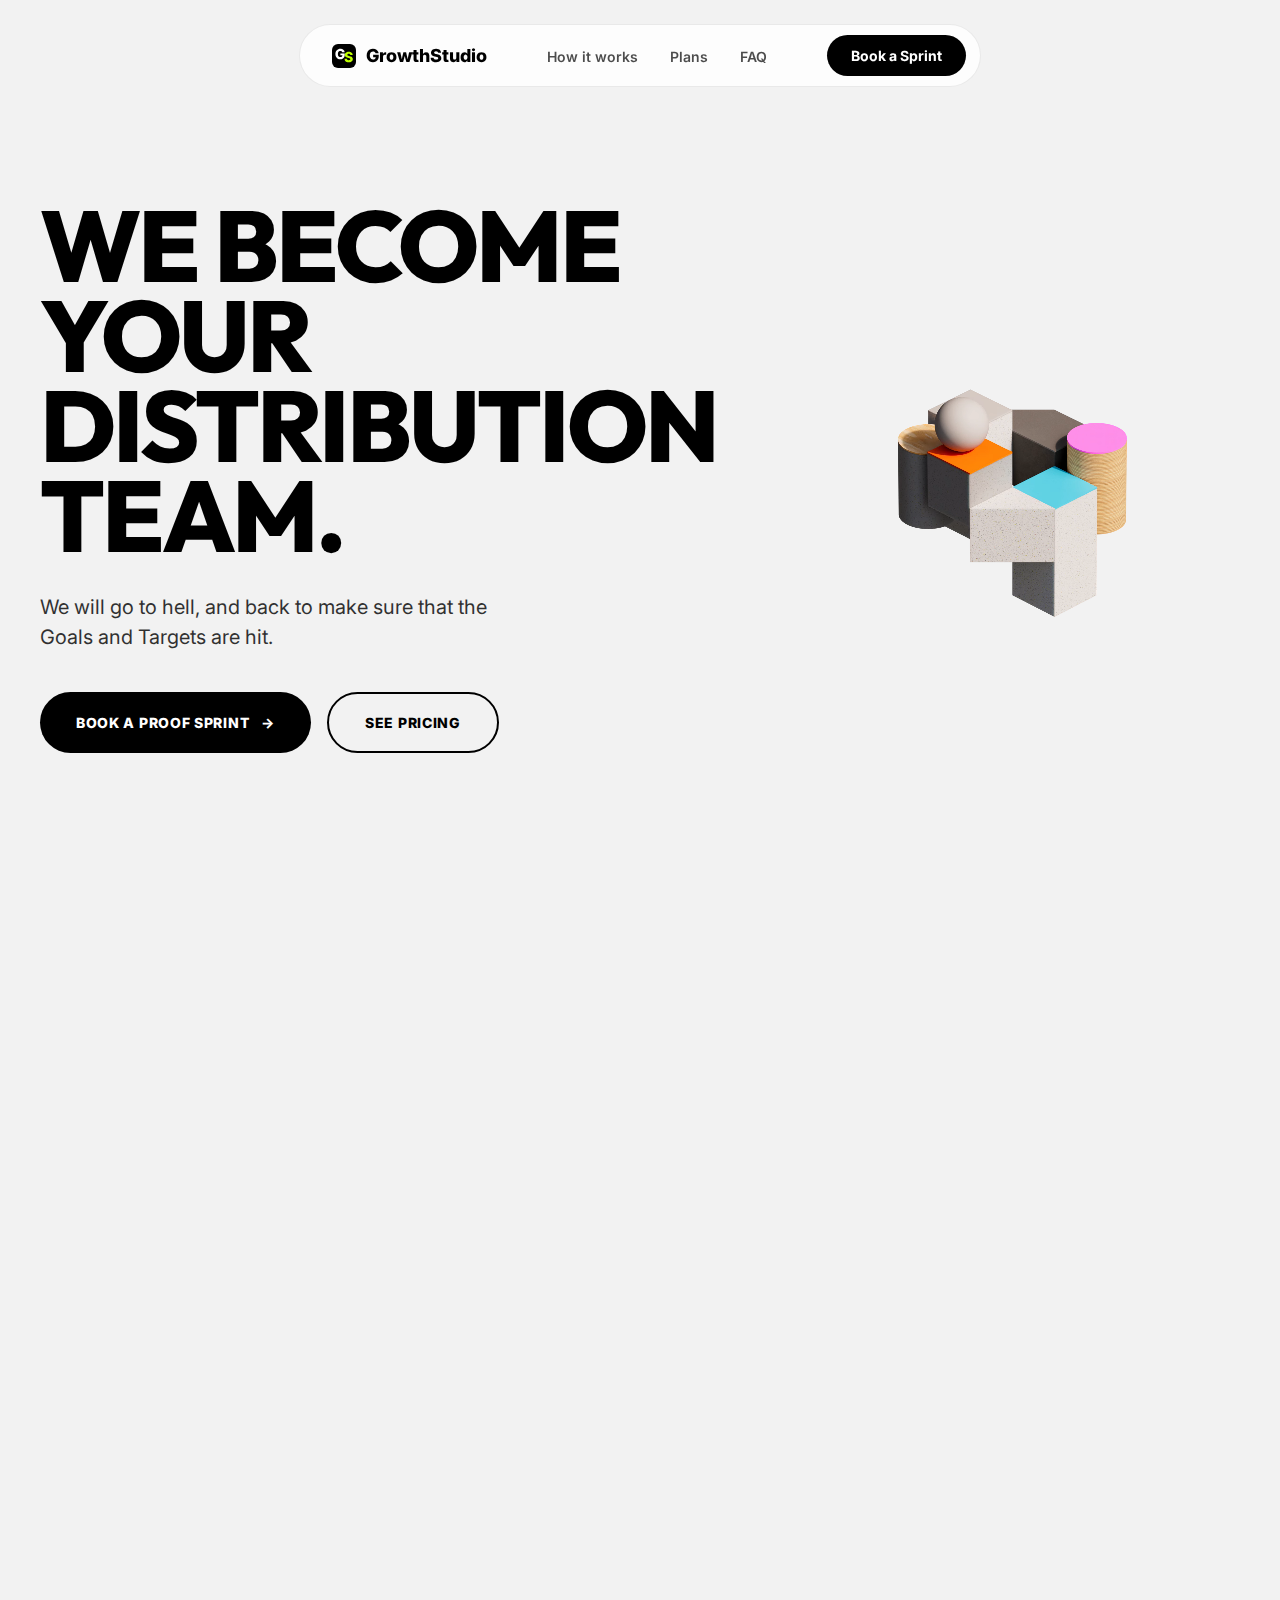
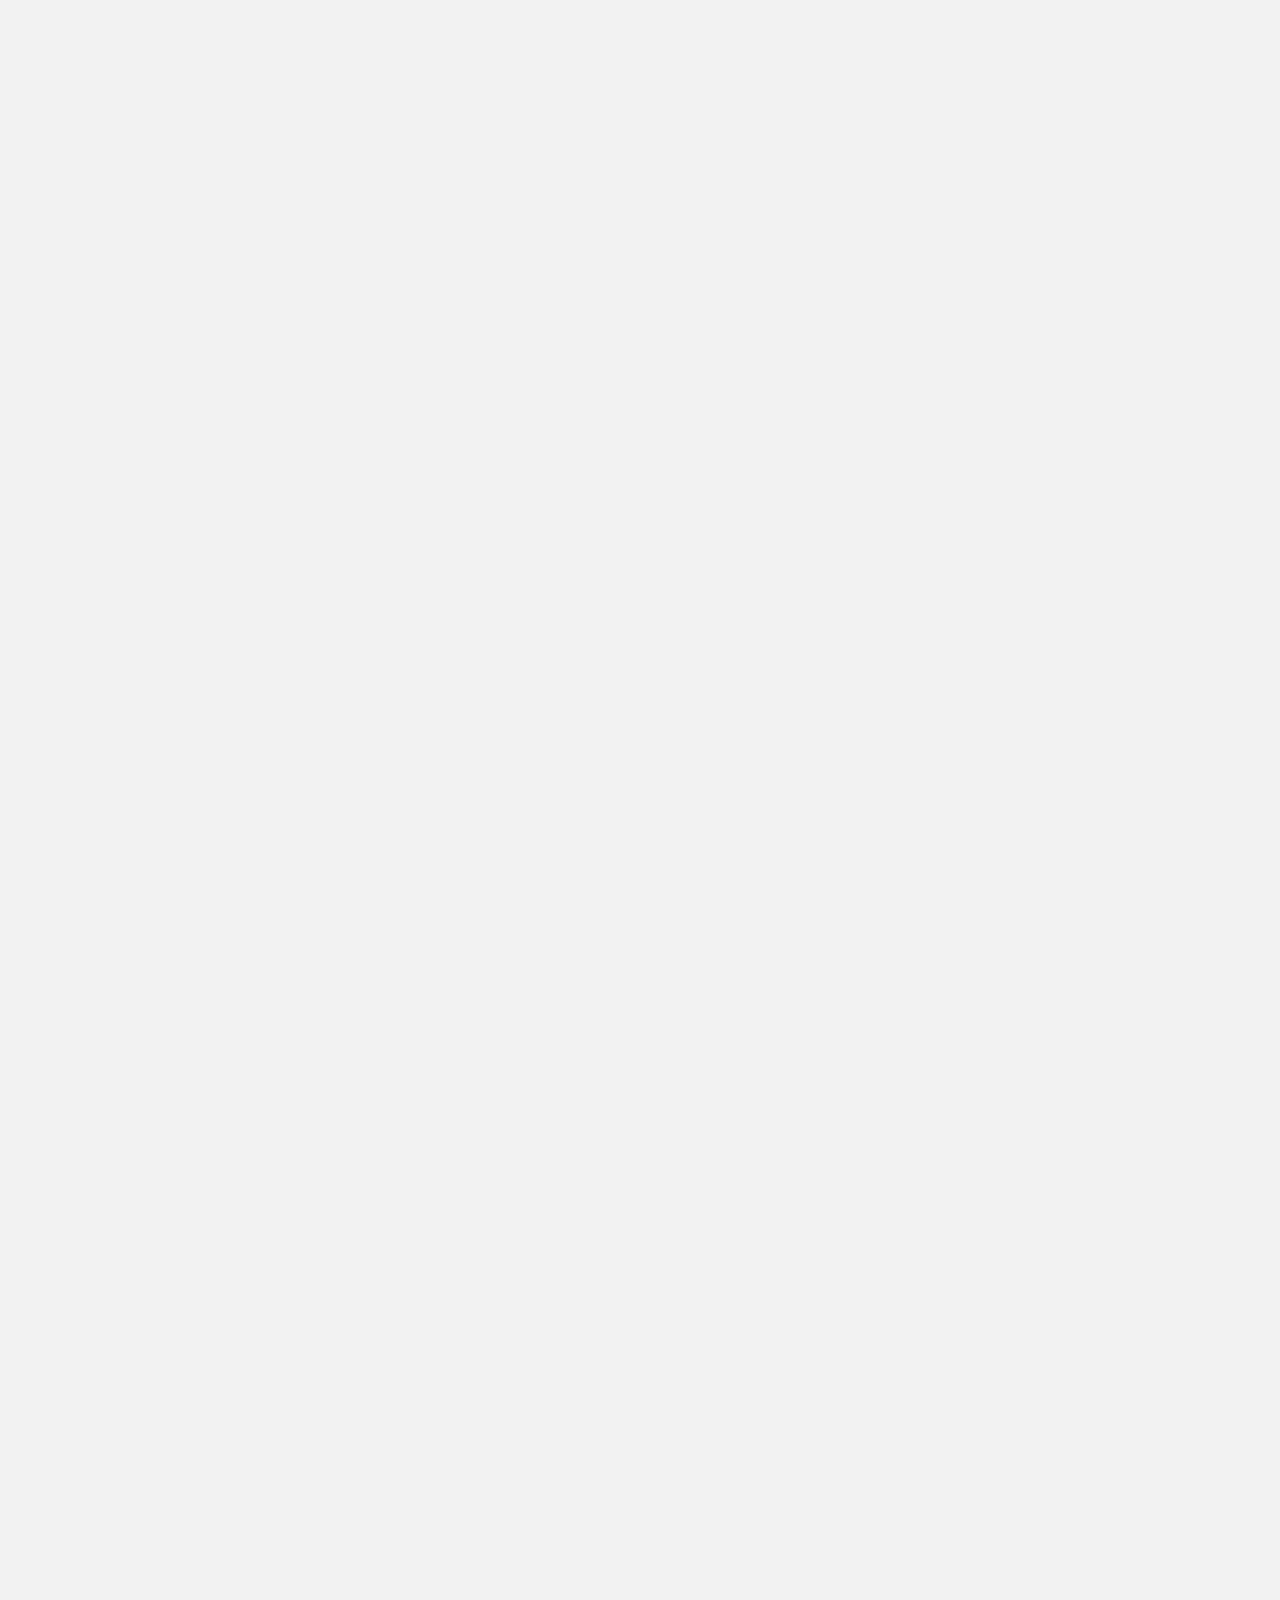
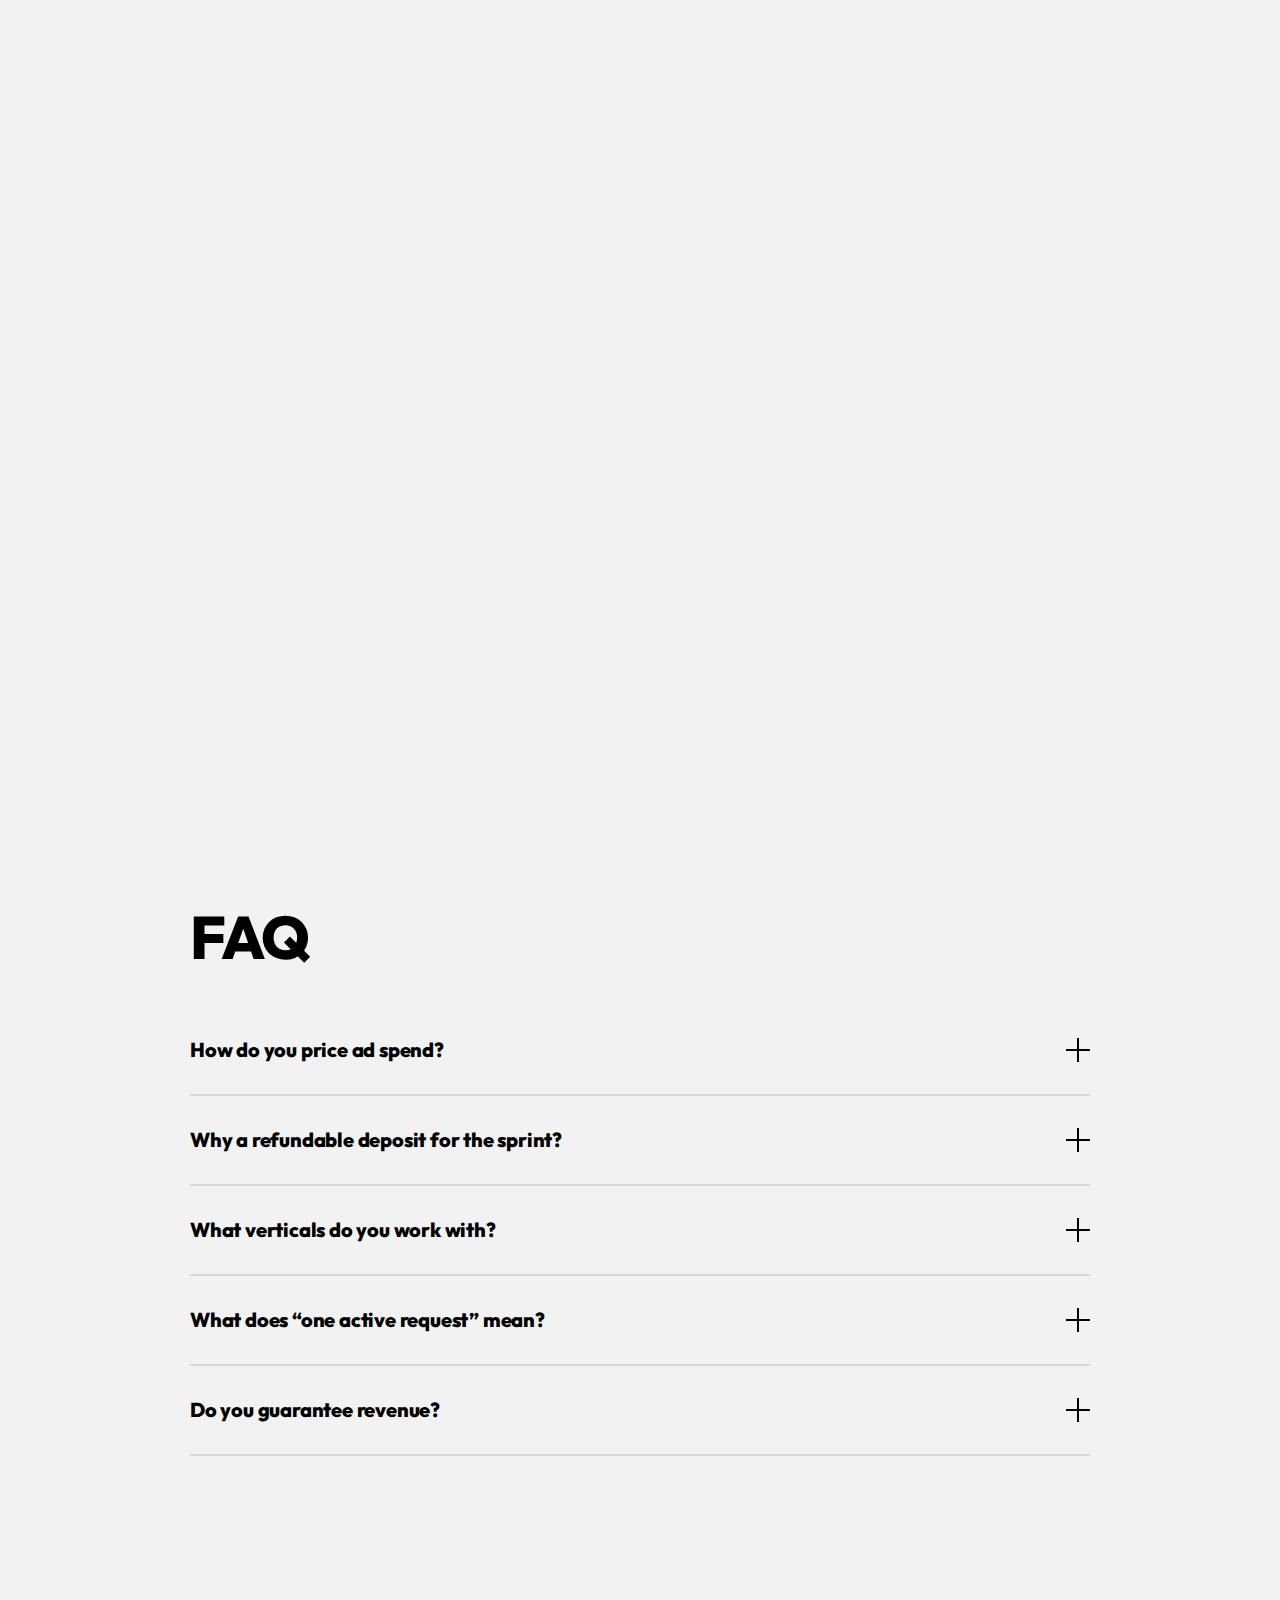
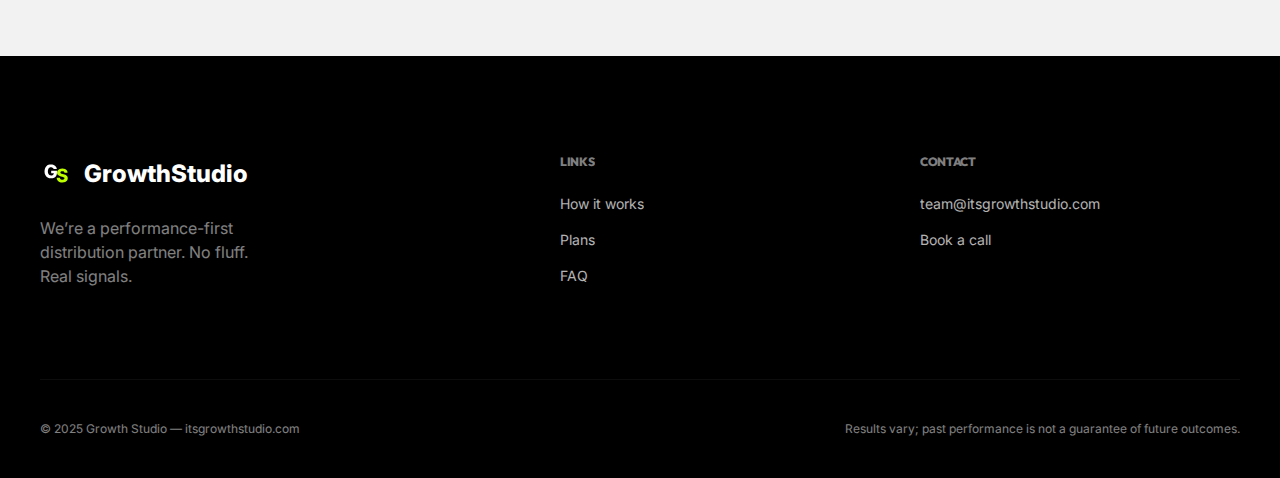
<file: index.html>
<!DOCTYPE html>
<html lang="en">

<head>
    <meta charset="UTF-8">
    <meta name="viewport" content="width=device-width, initial-scale=1.0">
    <title>Growth Studio — We run your distribution. Proof in 14 days.</title>
    <meta name="description"
        content="We act as your startup’s distribution team — paid + organic acquisition, reporting, affiliates, and CRO. Two-week proof sprints, predictable retainers, and enterprise pilots. No fluff. Real signals.">

    <!-- Fonts -->
    <link rel="preconnect" href="https://fonts.googleapis.com">
    <link rel="preconnect" href="https://fonts.gstatic.com" crossorigin>
    <link href="https://fonts.googleapis.com/css2?family=Inter:wght@400;600;700&family=Outfit:wght@800&display=swap"
        rel="stylesheet">

    <!-- Styles -->
    <link rel="stylesheet" href="style.css">
    <link rel="icon" type="image/svg+xml" href="logo.svg">
    <script defer src="https://data.flightlabs.agency/trackify.js" data-site-id="itsgrowthstudio-com-jsypm"></script>
    <script>
        !function (t, e) { var o, n, p, r; e.__SV || (window.posthog && window.posthog.__loaded) || (window.posthog = e, e._i = [], e.init = function (i, s, a) { function g(t, e) { var o = e.split("."); 2 == o.length && (t = t[o[0]], e = o[1]), t[e] = function () { t.push([e].concat(Array.prototype.slice.call(arguments, 0))) } } (p = t.createElement("script")).type = "text/javascript", p.crossOrigin = "anonymous", p.async = !0, p.src = s.api_host.replace(".i.posthog.com", "-assets.i.posthog.com") + "/static/array.js", (r = t.getElementsByTagName("script")[0]).parentNode.insertBefore(p, r); var u = e; for (void 0 !== a ? u = e[a] = [] : a = "posthog", u.people = u.people || [], u.toString = function (t) { var e = "posthog"; return "posthog" !== a && (e += "." + a), t || (e += " (stub)"), e }, u.people.toString = function () { return u.toString(1) + ".people (stub)" }, o = "init Xr es pi Zr rs Kr Qr capture Ni calculateEventProperties os register register_once register_for_session unregister unregister_for_session ds getFeatureFlag getFeatureFlagPayload isFeatureEnabled reloadFeatureFlags updateEarlyAccessFeatureEnrollment getEarlyAccessFeatures on onFeatureFlags onSurveysLoaded onSessionId getSurveys getActiveMatchingSurveys renderSurvey displaySurvey cancelPendingSurvey canRenderSurvey canRenderSurveyAsync identify setPersonProperties group resetGroups setPersonPropertiesForFlags resetPersonPropertiesForFlags setGroupPropertiesForFlags resetGroupPropertiesForFlags reset get_distinct_id getGroups get_session_id get_session_replay_url alias set_config startSessionRecording stopSessionRecording sessionRecordingStarted captureException startExceptionAutocapture stopExceptionAutocapture loadToolbar get_property getSessionProperty us ns createPersonProfile hs Vr vs opt_in_capturing opt_out_capturing has_opted_in_capturing has_opted_out_capturing get_explicit_consent_status is_capturing clear_opt_in_out_capturing ss debug O ls getPageViewId captureTraceFeedback captureTraceMetric qr".split(" "), n = 0; n < o.length; n++)g(u, o[n]); e._i.push([i, s, a]) }, e.__SV = 1) }(document, window.posthog || []);
        posthog.init('phc_HFWQKq0tLchbYn7ay4R6dyy9ll9Kd5gYnuNGC5A982I', {
            api_host: 'https://us.i.posthog.com',
            person_profiles: 'identified_only', // or 'always' to create profiles for anonymous users as well
        })
    </script>
</head>

<body>
    <header class="navbar">
        <a href="index.html" class="logo">
            <img src="logo.svg" alt="GrowthStudio Logo">
            GrowthStudio
        </a>
        <nav class="nav-container">
            <ul class="nav-links">
                <li><a href="#how-it-works">How it works</a></li>
                <li><a href="#pricing">Plans</a></li>
                <li><a href="#faq">FAQ</a></li>
            </ul>
            <a href="https://cal.com/growthstudio/discoverycall" class="btn btn-primary nav-mobile-cta">Book a
                Sprint</a>
        </nav>
        <div class="nav-actions">
            <a href="https://cal.com/growthstudio/discoverycall" class="btn-nav nav-desktop-cta">Book a Sprint</a>
            <button class="mobile-toggle" aria-label="Toggle Menu">
                <span></span>
                <span></span>
            </button>
        </div>
    </header>

    <main>
        <!-- Hero Section -->
        <section class="hero">
            <div class="container">
                <div class="hero-grid">
                    <div class="hero-content">
                        <h1><span>WE BECOME YOUR</span>
                            <span>DISTRIBUTION TEAM.</span>
                        </h1>
                        <p class="subhead">We will go to hell, and back to make sure that the Goals and Targets are hit.
                        </p>
                        <div class="hero-btns">
                            <a href="https://cal.com/growthstudio/discoverycall" class="btn btn-primary">Book a proof
                                sprint <span class="btn-icon">→</span></a>
                            <a href="#pricing" class="btn btn-outline">See pricing</a>
                        </div>
                    </div>
                    <div class="hero-visual">
                        <video autoplay muted loop playsinline class="hero-video">
                            <source src="professional_services-loop.webm" type="video/webm">
                            Your browser does not support the video tag.
                        </video>
                    </div>
                </div>
            </div>
        </section>

        <!-- Why We're Different (Dark Section) -->
        <section class="dark-section" id="why-us">
            <div class="container">
                <h2>Why we’re different</h2>
                <div class="grid-3">
                    <div class="card-dayos">
                        <h3>Outcomes</h3>
                        <p>We sell outcomes, not dashboards. We show signals you can act on in 14 days.</p>
                    </div>
                    <div class="card-dayos">
                        <h3>Focus</h3>
                        <p>We don’t pretend every channel fits — we pick the highest-probability path and test
                            ruthlessly.</p>
                    </div>
                    <div class="card-dayos">
                        <h3>Speed</h3>
                        <p>We standardize delivery with SOPs so work is fast, repeatable, and measurable.</p>
                    </div>
                </div>
            </div>
            <!-- Pricing Section -->
            <section class="section-padding" id="pricing">
                <div class="container">
                    <div style="text-align: center; margin-bottom: 80px;">
                        <h2 class="section-title" style="margin-bottom: 24px;">We don’t sell services. We sell Outcomes.
                        </h2>
                        <p style="max-width: 700px; margin: 0 auto; font-size: 20px; opacity: 0.7;">Stop hiring
                            specialized
                            agencies that point fingers when things go wrong. We own your entire distribution engine. If
                            the
                            numbers don't move, we don't sleep.</p>
                    </div>

                    <div class="grid-3">
                        <!-- Tier 1 -->
                        <div class="plan-card">
                            <div class="plan-header">
                                <h3>The Pilot</h3>
                                <div class="price">$2,450<span>/mo</span></div>
                                <p>Best for: Startups with a product but zero clear distribution.</p>
                            </div>
                            <div class="plan-body">
                                <p style="font-weight: 800; margin-bottom: 24px; color: black; font-size: 15px;">Goal:
                                    Finding
                                    your
                                    "First Scalable Channel"</p>
                                <ul>
                                    <li>Full Distribution Setup <span>Ads/Email/Content</span></li>
                                    <li>KPI Tracking <span>Real-time Dashboard</span></li>
                                    <li>Optimization <span>Weekly Sprints</span></li>
                                </ul>
                                <div class="guarantee-box">
                                    <strong>The 30-Day Pivot Guarantee</strong>
                                    <p>If we don't find a channel with a positive signal (CPC, Lead, or User) within the
                                        first 30 days, your second month is 50% off while we pivot the strategy at our
                                        own
                                        expense.</p>
                                </div>
                            </div>
                            <div class="plan-footer">
                                <a href="https://cal.com/growthstudio/discoverycall"
                                    class="btn btn-primary full-width">Select
                                    Pilot</a>
                            </div>
                        </div>

                        <!-- Tier 2 -->
                        <div class="plan-card featured">
                            <div class="plan-header">
                                <h3>The Engine</h3>
                                <div class="price">$4,950<span>/mo</span></div>
                                <p>Best for: Startups ready to scale a proven concept. Our flagship suite.</p>
                            </div>
                            <div class="plan-body">
                                <p style="font-weight: 800; margin-bottom: 24px; color: black; font-size: 15px;">Goal:
                                    Predictable User
                                    Acquisition & ROI</p>
                                <ul>
                                    <li>Everything in Tier 1 <span>Included</span></li>
                                    <li>Full-stack execution <span>End-to-end</span></li>
                                    <li>Affiliate Mgmt <span>Included</span></li>
                                    <li>24/7 Slack <span>War Room Access</span></li>
                                </ul>
                                <div class="guarantee-box">
                                    <strong>The "Skin in the Game" Clause</strong>
                                    <p>After month 3, if we haven't hit our agreed-upon Growth Milestone, we drop our
                                        fee to
                                        $2,500 (at-cost) until the goal is achieved. We only win when you win.</p>
                                </div>
                            </div>
                            <div class="plan-footer">
                                <a href="https://cal.com/growthstudio/discoverycall"
                                    class="btn btn-primary full-width">Select
                                    Engine</a>
                            </div>
                        </div>

                        <!-- Tier 3 -->
                        <div class="plan-card">
                            <div class="plan-header">
                                <h3>The Monopoly</h3>
                                <div class="price">$8,500<span>/mo</span></div>
                                <p>Best for: Funded startups who want to dominate their niche.</p>
                            </div>
                            <div class="plan-body">
                                <p style="font-weight: 800; margin-bottom: 24px; color: black; font-size: 15px;">Goal:
                                    Aggressive
                                    Market Share & Brand Authority</p>
                                <ul>
                                    <li>Everything in Tier 2 <span>Included</span></li>
                                    <li>Content Repurposing <span>Founder Brand</span></li>
                                    <li>Double Bandwidth <span>2x Experiments</span></li>
                                    <li>Sales Automation <span>B2B Focus</span></li>
                                </ul>
                                <div class="guarantee-box">
                                    <strong>The "Check-Mating" Guarantee</strong>
                                    <p>We only take on one company per niche at this level. Once you're in, we refuse to
                                        work
                                        with your competitors. Total loyalty, total focus.</p>
                                </div>
                            </div>
                            <div class="plan-footer">
                                <a href="https://cal.com/growthstudio/discoverycall"
                                    class="btn btn-primary full-width">Select
                                    Monopoly</a>
                            </div>
                        </div>
                    </div>
                </div>
            </section>

            <!-- How It Works -->
            <div class="container section-padding" id="how-it-works">
                <h2 class="section-title">How it works</h2>
                <div class="grid-3">
                    <div class="step-card">
                        <video autoplay muted loop playsinline
                            style="width: 100%; height: auto; border-radius: 16px; margin-bottom: 32px;">
                            <source src="ai_solutions-loop.webm" type="video/webm">
                        </video>
                        <h3 class="step-title">The 14-Day Validation Blitz</h3>
                        <p class="step-desc">We don't just 'test'—we ship. Within 14 days, we identify your
                            highest-probability distribution channel, run live experiments, and deliver a battle-ready
                            roadmap with real data. No fluff, just proof of work.</p>
                    </div>
                    <div class="step-card">
                        <video autoplay muted loop playsinline
                            style="width: 100%; height: auto; border-radius: 16px; margin-bottom: 32px;">
                            <source src="x_as_a_service-loop.webm" type="video/webm">
                        </video>
                        <h3 class="step-title">Full-Stack Distribution Engine</h3>
                        <p class="step-desc">Once we find what works, we own it. We become your embedded growth team,
                            handling everything from creative and copy to technical tracking and ad management. You stop
                            managing 'tasks' and start managing outcomes.</p>
                    </div>
                    <div class="step-card">
                        <video autoplay muted loop playsinline
                            style="width: 100%; height: auto; border-radius: 16px; margin-bottom: 32px;">
                            <source src="professional_services-loop.webm" type="video/webm">
                        </video>
                        <h3 class="step-title">Compound Velocity & Dominance</h3>
                        <p class="step-desc">We double down on winning channels and build defensive moats around your
                            brand. Through paid pilots and affiliate ecosystems, we scale your user base aggressively
                            while ensuring your unit economics stay healthy.</p>
                    </div>
                </div>
            </div>
        </section>









        <!-- FAQ -->
        <section class="container-sm section-padding" id="faq">
            <h2 class="section-title">FAQ</h2>
            <div class="faq-list">
                <div class="faq-item">
                    <div class="faq-header">
                        <h3>How do you price ad spend?</h3>
                        <div class="faq-icon"></div>
                    </div>
                    <div class="faq-body">
                        <p>Ad spend is billed separately. We manage budgets and provide daily transparency; you fund
                            media. We can run small tests on our account if we agree on performance terms.</p>
                    </div>
                </div>
                <div class="faq-item">
                    <div class="faq-header">
                        <h3>Why a refundable deposit for the sprint?</h3>
                        <div class="faq-icon"></div>
                    </div>
                    <div class="faq-body">
                        <p>It filters flakes. The sprint is real work — we either offer a free slot in exchange for a
                            public case study or we take a refundable deposit that’s applied to the retainer if you
                            convert.</p>
                    </div>
                </div>
                <div class="faq-item">
                    <div class="faq-header">
                        <h3>What verticals do you work with?</h3>
                        <div class="faq-icon"></div>
                    </div>
                    <div class="faq-body">
                        <p>We start with the verticals where we can show early wins: DTC, creator tools & SaaS, fintech
                            for SMBs, and B2B SaaS. If you’re outside those, we’ll evaluate fit during intake.</p>
                    </div>
                </div>
                <div class="faq-item">
                    <div class="faq-header">
                        <h3>What does “one active request” mean?</h3>
                        <div class="faq-icon"></div>
                    </div>
                    <div class="faq-body">
                        <p>For Starter clients, only one active deliverable (ad/creative/landing task) is processed at a
                            time to keep turnaround fast and predictable.</p>
                    </div>
                </div>
                <div class="faq-item">
                    <div class="faq-header">
                        <h3>Do you guarantee revenue?</h3>
                        <div class="faq-icon"></div>
                    </div>
                    <div class="faq-body">
                        <p>No. We guarantee deliverables and clear signals (leads, tests, lift). Revenue is the result
                            of many factors — but we’ll structure performance pilots with measurable success metrics
                            when appropriate.</p>
                    </div>
                </div>
            </div>
        </section>


    </main>

    <footer>
        <div class="container">
            <div class="footer-grid">
                <div class="footer-brand">
                    <div class="footer-logo">
                        <img src="logo.svg" alt="GrowthStudio">
                        GrowthStudio
                    </div>
                    <p style="opacity: 0.5; max-width: 240px;">We’re a performance-first distribution partner. No fluff.
                        Real signals.</p>
                </div>
                <div class="footer-col">
                    <h4>LINKS</h4>
                    <ul>
                        <li><a href="#how-it-works">How it works</a></li>
                        <li><a href="#pricing">Plans</a></li>
                        <li><a href="#faq">FAQ</a></li>
                    </ul>
                </div>
                <div class="footer-col">
                    <h4>CONTACT</h4>
                    <ul>
                        <li><a href="mailto:team@itsgrowthstudio.com">team@itsgrowthstudio.com</a></li>
                        <li><a href="https://cal.com/growthstudio/discoverycall">Book a call</a></li>
                    </ul>
                </div>
            </div>
            <div class="footer-bottom">
                <p>&copy; 2025 Growth Studio — itsgrowthstudio.com</p>
                <p>Results vary; past performance is not a guarantee of future outcomes.</p>
            </div>
        </div>
    </footer>

    <script src="script.js"></script>
</body>

</html>
</file>
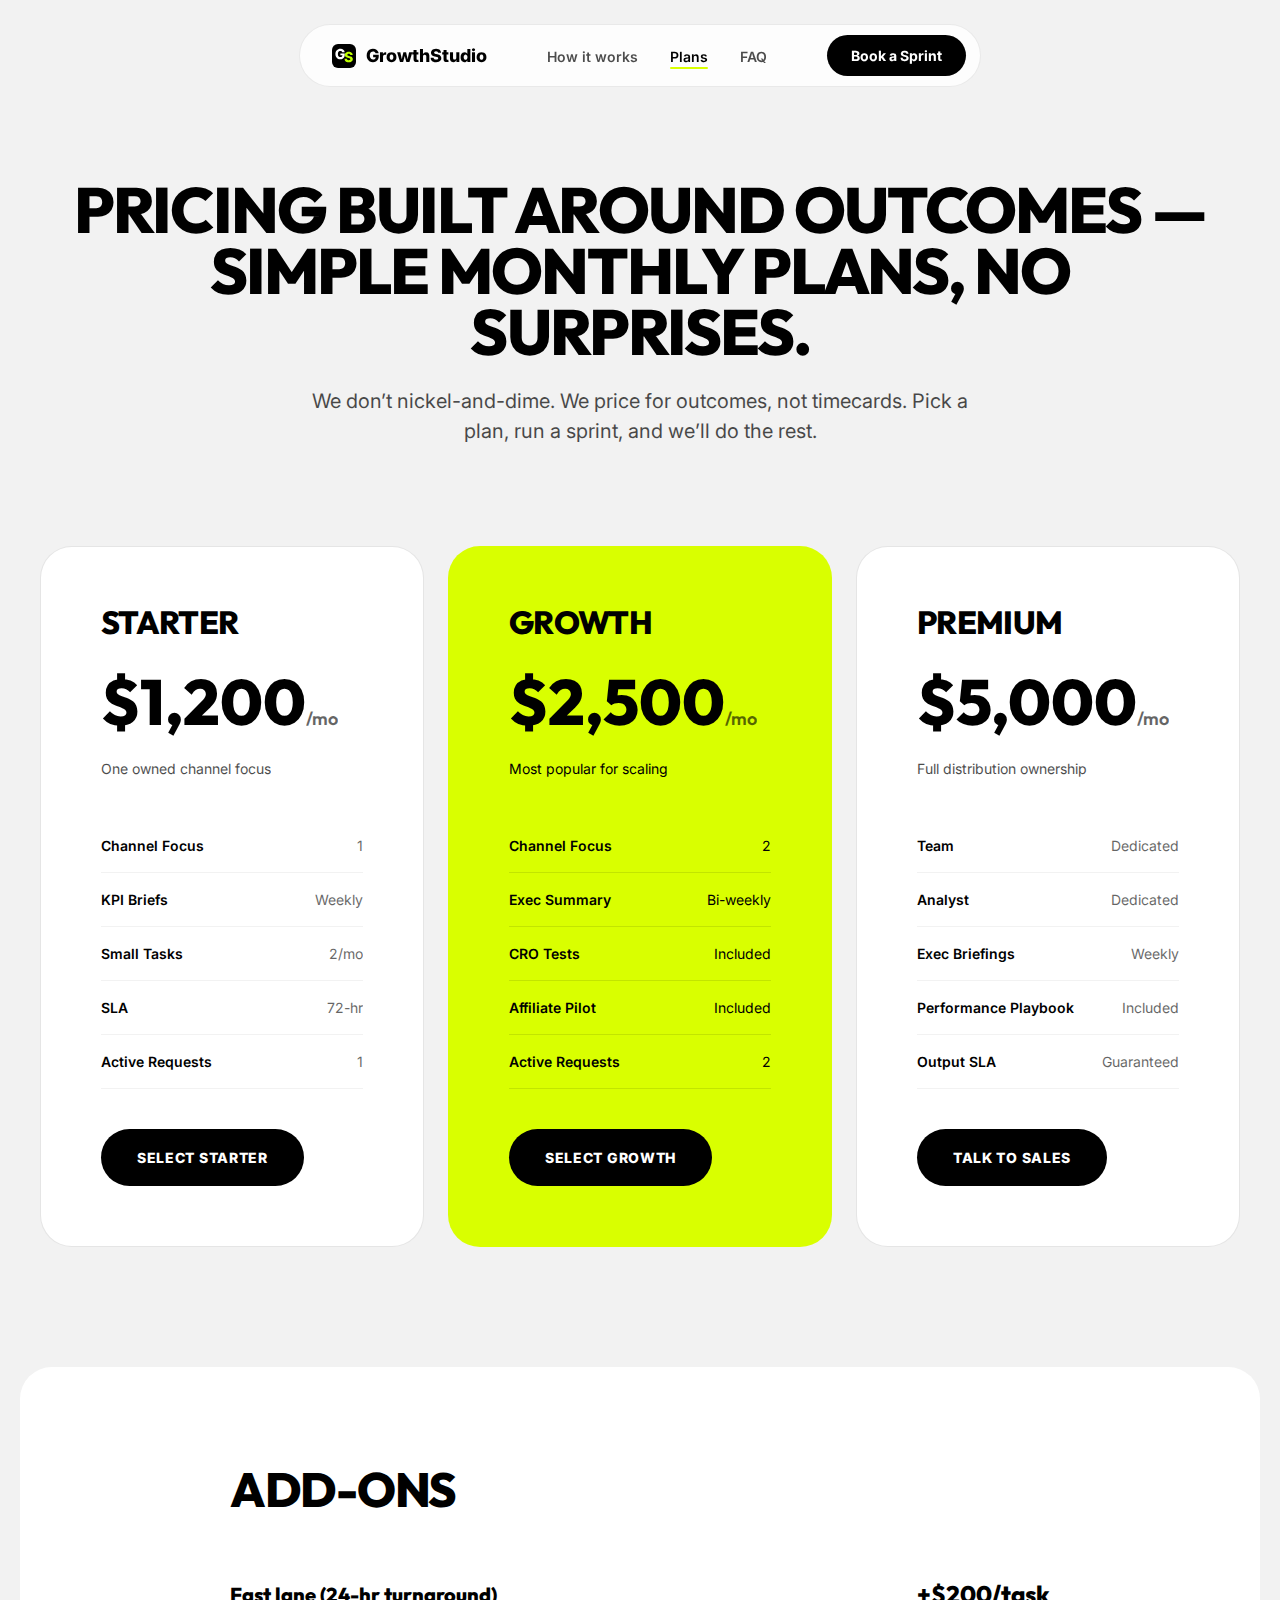
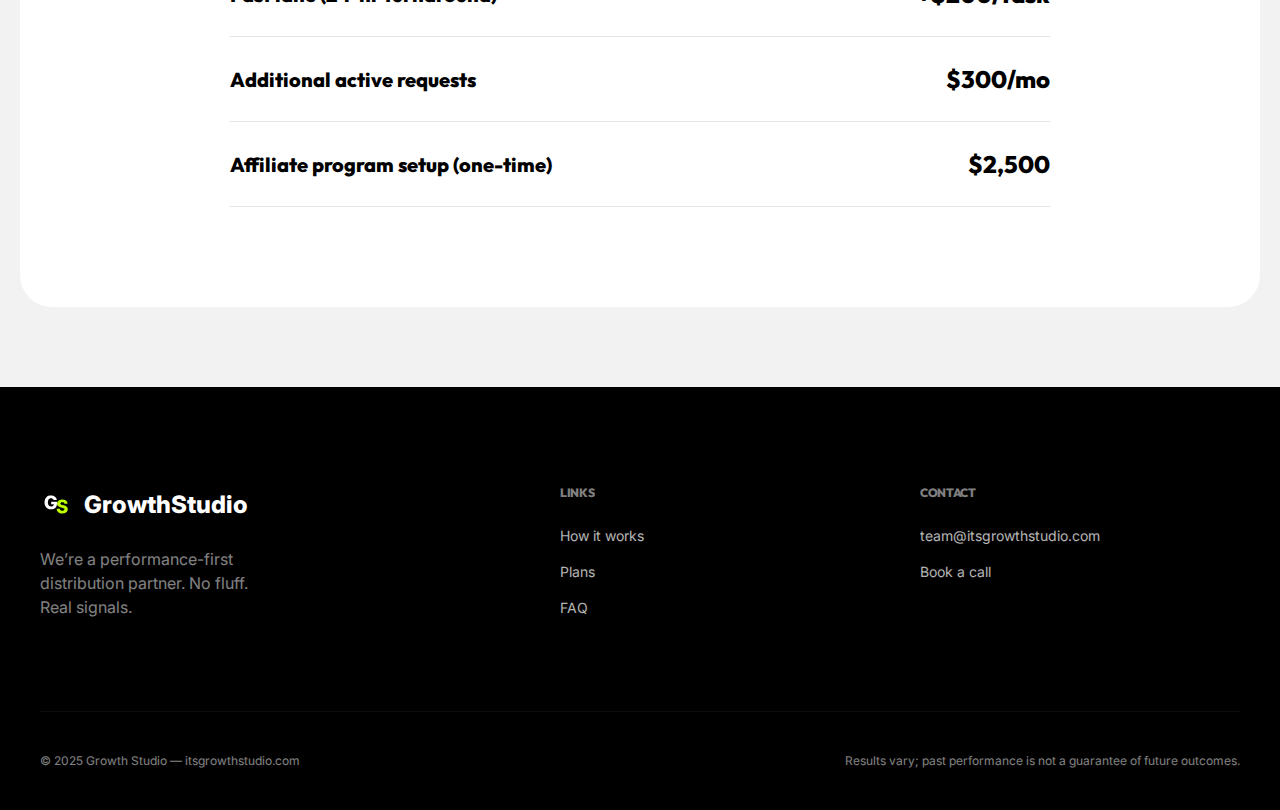
<file: pricing.html>
<!DOCTYPE html>
<html lang="en">

<head>
    <meta charset="UTF-8">
    <meta name="viewport" content="width=device-width, initial-scale=1.0">
    <title>Pricing — Growth Studio</title>
    <meta name="description"
        content="Pricing built around outcomes — simple monthly plans, no surprises. We don’t nickel-and-dime. We price for outcomes, not timecards.">

    <!-- Fonts -->
    <link rel="preconnect" href="https://fonts.googleapis.com">
    <link rel="preconnect" href="https://fonts.gstatic.com" crossorigin>
    <link href="https://fonts.googleapis.com/css2?family=Inter:wght@400;600;700&family=Outfit:wght@800&display=swap"
        rel="stylesheet">

    <!-- Styles -->
    <link rel="stylesheet" href="style.css">
    <link rel="icon" type="image/svg+xml" href="logo.svg">
    <script defer src="https://data.flightlabs.agency/trackify.js" data-site-id="itsgrowthstudio-com-jsypm"></script>
    <style>
        .pricing-hero {
            padding: 180px 0 100px;
            text-align: center;
        }

        .pricing-hero h1 {
            font-size: clamp(40px, 6vw, 64px);
            margin-bottom: 24px;
        }

        .pricing-hero .subhead {
            max-width: 700px;
            margin: 0 auto;
            font-size: 20px;
            opacity: 0.7;
        }

        .pricing-grid {
            margin-bottom: 120px;
        }

        .plan-card {
            background: white;
            border-radius: var(--radius-lg);
            padding: 60px;
            border: 1px solid var(--border);
            display: flex;
            flex-direction: column;
            transition: all 0.3s cubic-bezier(0.165, 0.84, 0.44, 1);
        }

        .plan-card:hover {
            transform: translateY(-8px);
            box-shadow: 0 40px 80px rgba(0, 0, 0, 0.05);
        }

        .plan-card.featured {
            background: var(--accent);
            border-color: transparent;
        }

        .plan-card.featured h3 {
            color: black;
        }

        .plan-card.featured .price {
            color: black;
        }

        .plan-header {
            margin-bottom: 40px;
        }

        .plan-header h3 {
            font-size: 32px;
            margin-bottom: 16px;
            color: var(--text-dark);
        }

        .price {
            font-size: 64px;
            font-family: 'Outfit';
            font-weight: 800;
            margin-bottom: 8px;
        }

        .price span {
            font-size: 18px;
            font-weight: 600;
            opacity: 0.6;
        }

        .plan-body {
            flex-grow: 1;
            margin-bottom: 40px;
        }

        .plan-body ul {
            list-style: none;
        }

        .plan-body ul li {
            padding: 16px 0;
            border-bottom: 1px solid rgba(0, 0, 0, 0.05);
            font-weight: 600;
            display: flex;
            justify-content: space-between;
        }

        .plan-body ul li span {
            opacity: 0.6;
            font-weight: 400;
        }

        .add-ons-section {
            padding: 100px 0;
            background: white;
            border-radius: var(--radius-lg);
            margin: 20px;
        }

        .add-on-item {
            display: flex;
            justify-content: space-between;
            align-items: center;
            padding: 24px 0;
            border-bottom: 1px solid var(--border);
        }

        .add-on-item h4 {
            font-size: 20px;
            text-transform: none;
            letter-spacing: 0;
        }

        .add-on-item .price-tag {
            font-family: 'Outfit';
            font-weight: 800;
            font-size: 24px;
        }
    </style>
</head>

<body>
    <header class="navbar">
        <a href="index.html" class="logo">
            <img src="logo.svg" alt="GrowthStudio Logo">
            GrowthStudio
        </a>
        <nav class="nav-container">
            <ul class="nav-links">
                <li><a href="index.html#how-it-works">How it works</a></li>
                <li><a href="pricing.html" class="active">Plans</a></li>
                <li><a href="index.html#faq">FAQ</a></li>
            </ul>
        </nav>
        <div class="nav-actions">
            <a href="https://cal.com/growthstudio/discoverycall" class="btn-nav">Book a Sprint</a>
            <button class="mobile-toggle" aria-label="Toggle Menu">
                <span></span>
                <span></span>
            </button>
        </div>
    </header>

    <main>
        <section class="pricing-hero">
            <div class="container">
                <h1>Pricing built around outcomes —<br>simple monthly plans, no surprises.</h1>
                <p class="subhead">We don’t nickel-and-dime. We price for outcomes, not timecards. Pick a plan, run a
                    sprint, and we’ll do the rest.</p>
            </div>
        </section>

        <section class="pricing-grid">
            <div class="container">
                <div class="grid-3">
                    <!-- Starter -->
                    <div class="plan-card">
                        <div class="plan-header">
                            <h3>Starter</h3>
                            <div class="price">$1,200<span>/mo</span></div>
                            <p>One owned channel focus</p>
                        </div>
                        <div class="plan-body">
                            <ul>
                                <li>Channel Focus <span>1</span></li>
                                <li>KPI Briefs <span>Weekly</span></li>
                                <li>Small Tasks <span>2/mo</span></li>
                                <li>SLA <span>72-hr</span></li>
                                <li>Active Requests <span>1</span></li>
                            </ul>
                        </div>
                        <div class="plan-footer">
                            <a href="https://cal.com/growthstudio/discoverycall" class="btn btn-primary block"
                                style="border-radius: 100px;">Select
                                Starter</a>
                        </div>
                    </div>

                    <!-- Growth -->
                    <div class="plan-card featured">
                        <div class="plan-header">
                            <h3>Growth</h3>
                            <div class="price">$2,500<span>/mo</span></div>
                            <p>Most popular for scaling</p>
                        </div>
                        <div class="plan-body">
                            <ul>
                                <li>Channel Focus <span>2</span></li>
                                <li>Exec Summary <span>Bi-weekly</span></li>
                                <li>CRO Tests <span>Included</span></li>
                                <li>Affiliate Pilot <span>Included</span></li>
                                <li>Active Requests <span>2</span></li>
                            </ul>
                        </div>
                        <div class="plan-footer">
                            <a href="https://cal.com/growthstudio/discoverycall" class="btn btn-primary block"
                                style="background: black; color: white; border-radius: 100px;">Select Growth</a>
                        </div>
                    </div>

                    <!-- Premium -->
                    <div class="plan-card">
                        <div class="plan-header">
                            <h3>Premium</h3>
                            <div class="price">$5,000<span>/mo</span></div>
                            <p>Full distribution ownership</p>
                        </div>
                        <div class="plan-body">
                            <ul>
                                <li>Team <span>Dedicated</span></li>
                                <li>Analyst <span>Dedicated</span></li>
                                <li>Exec Briefings <span>Weekly</span></li>
                                <li>Performance Playbook <span>Included</span></li>
                                <li>Output SLA <span>Guaranteed</span></li>
                            </ul>
                        </div>
                        <div class="plan-footer">
                            <a href="https://cal.com/growthstudio/discoverycall" class="btn btn-primary block"
                                style="border-radius: 100px;">Talk
                                to Sales</a>
                        </div>
                    </div>
                </div>
            </div>
        </section>

        <section class="add-ons-section">
            <div class="container-sm">
                <h2 style="font-size: 48px; margin-bottom: 40px;">Add-ons</h2>
                <div class="add-on-list">
                    <div class="add-on-item">
                        <h4>Fast lane (24-hr turnaround)</h4>
                        <div class="price-tag">+$200/task</div>
                    </div>
                    <div class="add-on-item">
                        <h4>Additional active requests</h4>
                        <div class="price-tag">$300/mo</div>
                    </div>
                    <div class="add-on-item">
                        <h4>Affiliate program setup (one-time)</h4>
                        <div class="price-tag">$2,500</div>
                    </div>
                </div>
            </div>
        </section>


    </main>

    <footer>
        <div class="container">
            <div class="footer-grid">
                <div class="footer-brand">
                    <div class="footer-logo">
                        <img src="logo.svg" alt="GrowthStudio">
                        GrowthStudio
                    </div>
                    <p style="opacity: 0.5; max-width: 240px;">We’re a performance-first distribution partner. No fluff.
                        Real signals.</p>
                </div>
                <div class="footer-col">
                    <h4>LINKS</h4>
                    <ul>
                        <li><a href="index.html#how-it-works">How it works</a></li>
                        <li><a href="pricing.html">Plans</a></li>
                        <li><a href="index.html#faq">FAQ</a></li>
                    </ul>
                </div>
                <div class="footer-col">
                    <h4>CONTACT</h4>
                    <ul>
                        <li><a href="mailto:team@itsgrowthstudio.com">team@itsgrowthstudio.com</a></li>
                        <li><a href="https://cal.com/growthstudio/discoverycall">Book a call</a></li>
                    </ul>
                </div>
            </div>
            <div class="footer-bottom">
                <p>&copy; 2025 Growth Studio — itsgrowthstudio.com</p>
                <p>Results vary; past performance is not a guarantee of future outcomes.</p>
            </div>
        </div>
    </footer>

    <script src="script.js"></script>
</body>

</html>
</file>
<file: style.css>
:root {
    /* Dayos-inspired Palette */
    --bg-light: #f2f2f2;
    --bg-dark: #000000;
    --text-dark: #000000;
    --text-light: #ffffff;
    --accent: #d9ff00;
    /* Vibrant Lime */
    --accent-soft: rgba(217, 255, 0, 0.1);
    --border: rgba(0, 0, 0, 0.1);
    --border-light: rgba(255, 255, 255, 0.1);

    /* Spacing & Radii */
    --radius-lg: 32px;
    --radius-md: 16px;
    --section-padding: 120px 0;
}

@media (max-width: 768px) {
    :root {
        --section-padding: 80px 0;
        --radius-lg: 24px;
    }
}

* {
    margin: 0;
    padding: 0;
    box-sizing: border-box;
}

html {
    scroll-behavior: smooth;
}

body {
    background-color: var(--bg-light);
    color: var(--text-dark);
    font-family: 'Inter', -apple-system, BlinkMacSystemFont, sans-serif;
    line-height: 1.5;
    -webkit-font-smoothing: antialiased;
}

h1,
h2,
h3,
h4 {
    font-family: 'Outfit', sans-serif;
    font-weight: 800;
    line-height: 0.95;
    text-transform: uppercase;
    letter-spacing: -0.03em;
}

.container {
    max-width: 1600px;
    margin: 0 auto;
    padding: 0 40px;
}

.container-sm {
    max-width: 900px;
    margin: 0 auto;
    padding: 0 40px;
}

.section-padding {
    padding: var(--section-padding);
}

.section-title {
    font-size: clamp(40px, 8vw, 60px);
    margin-bottom: 40px;
}

.step-title {
    font-size: clamp(24px, 5vw, 32px);
    margin-bottom: 16px;
    text-transform: uppercase;
}

.step-desc {
    font-size: 16px;
    opacity: 0.8;
}

.full-width {
    width: 100%;
}

@media (max-width: 768px) {

    .container,
    .container-sm {
        padding: 0 20px;
    }
}

/* --- Floating Navbar --- */
.navbar {
    position: fixed;
    top: 24px;
    left: 50%;
    transform: translateX(-50%);
    z-index: 1000;
    width: fit-content;
    white-space: nowrap;
    background: rgba(255, 255, 255, 0.82);
    backdrop-filter: blur(12px);
    border: 1px solid rgba(0, 0, 0, 0.08);
    border-radius: 100px;
    padding: 10px 14px 10px 32px;
    display: flex;
    align-items: center;
    gap: 60px;
    transition: all 0.4s cubic-bezier(0.165, 0.84, 0.44, 1);
}

.navbar.scrolled {
    top: 12px;
    background: rgba(255, 255, 255, 0.96);
    padding: 8px 12px 8px 32px;
    gap: 40px;
    box-shadow: 0 20px 40px rgba(0, 0, 0, 0.08);
    border-color: rgba(0, 0, 0, 0.04);
}

.nav-actions {
    display: flex;
    align-items: center;
    gap: 16px;
}

.mobile-toggle {
    display: none;
    background: none;
    border: none;
    cursor: pointer;
    flex-direction: column;
    gap: 6px;
    padding: 4px;
}

.mobile-toggle span {
    display: block;
    width: 24px;
    height: 2px;
    background: var(--text-dark);
    transition: 0.3s;
}

@media (max-width: 991px) {
    .navbar {
        width: 90%;
        min-width: unset;
        justify-content: space-between;
        padding: 8px 12px 8px 24px;
    }

    .mobile-toggle {
        display: flex;
    }

    .nav-container {
        position: absolute;
        top: calc(100% + 12px);
        left: 0;
        width: 100%;
        background: white;
        padding: 32px;
        border-radius: 24px;
        box-shadow: 0 20px 40px rgba(0, 0, 0, 0.1);
        display: none;
        flex-direction: column;
        border: 1px solid rgba(0, 0, 0, 0.05);
    }

    .nav-container.active {
        display: flex;
    }

    .nav-links {
        flex-direction: column;
        gap: 16px;
        align-items: center;
    }

    .nav-links a {
        font-size: 18px;
    }

    .nav-mobile-cta {
        display: flex !important;
        margin-top: 24px;
        width: 100%;
    }
}

.nav-mobile-cta {
    display: none !important;
}

@media (min-width: 992px) {
    .nav-desktop-cta {
        display: inline-flex !important;
    }
}

@media (max-width: 991px) {
    .nav-desktop-cta {
        display: none !important;
    }
}

.logo {
    font-size: 18px;
    font-weight: 800;
    text-decoration: none;
    color: var(--text-dark);
    display: flex;
    align-items: center;
    gap: 10px;
}

.logo img {
    width: 24px;
    height: 24px;
    object-fit: contain;
    border-radius: 6px;
}

.nav-links {
    display: flex;
    list-style: none;
    gap: 32px;
}

.nav-links a {
    text-decoration: none;
    color: var(--text-dark);
    font-size: 14px;
    font-weight: 600;
    opacity: 0.7;
    transition: opacity 0.2s;
}

.nav-links a:hover,
.nav-links a.active {
    opacity: 1;
    color: var(--text-dark);
}

.nav-links a.active {
    position: relative;
}

.nav-links a.active::after {
    content: '';
    position: absolute;
    bottom: -4px;
    left: 0;
    width: 100%;
    height: 2px;
    background: var(--accent);
    border-radius: 100px;
}

.btn-nav {
    background: var(--bg-dark);
    color: var(--text-light);
    padding: 10px 24px;
    border-radius: 100px;
    font-size: 14px;
    font-weight: 700;
    text-decoration: none;
    transition: all 0.2s cubic-bezier(0.165, 0.84, 0.44, 1);
}

.btn-nav:hover {
    background: #222;
    transform: translateY(-1px);
}

/* --- Hero Section --- */
.hero {
    padding-top: 200px;
    padding-bottom: 100px;
    min-height: 90vh;
    display: flex;
    align-items: center;
}

.hero-grid {
    display: grid;
    grid-template-columns: 1.2fr 0.8fr;
    gap: 60px;
    align-items: center;
}

.hero h1 {
    font-size: clamp(50px, 8.5vw, 100px);
    margin-bottom: 32px;
    line-height: 0.9;
}

.hero h1 span {
    display: block;
}

.hero .subhead {
    font-size: 20px;
    max-width: 500px;
    margin-bottom: 40px;
    opacity: 0.8;
}

.hero-btns {
    display: flex;
    gap: 16px;
}

.hero-visual {
    position: relative;
    border-radius: var(--radius-lg);
    overflow: hidden;
    min-height: 400px;
}

.hero-video {
    width: 100%;
    height: 100%;
    min-height: 400px;
    display: block;
    object-fit: cover;
}

@media (max-width: 991px) {

    .hero-visual,
    .hero-video {
        min-height: 300px;
        height: 300px;
    }
}

@media (max-width: 480px) {

    .hero-visual,
    .hero-video {
        min-height: 250px;
        height: 250px;
    }
}

/* --- Buttons --- */
.btn {
    display: inline-flex;
    align-items: center;
    justify-content: center;
    padding: 18px 36px;
    border-radius: 100px;
    font-size: 14px;
    font-weight: 800;
    text-decoration: none;
    transition: all 0.3s cubic-bezier(0.165, 0.84, 0.44, 1);
    text-transform: uppercase;
    letter-spacing: 0.05em;
}

.btn-primary {
    background: var(--bg-dark);
    color: var(--text-light);
}

.btn-primary:hover {
    transform: translateY(-2px);
    background: #222;
}

.btn-outline {
    border: 2px solid var(--bg-dark);
    color: var(--text-dark);
}

.btn-icon {
    margin-left: 12px;
}

/* --- Dark Sections --- */
.dark-section {
    background: var(--bg-dark);
    color: var(--text-light);
    margin: 80px 0;
    padding: 100px 0;
    border-radius: var(--radius-lg);
}

.dark-section h2 {
    font-size: 60px;
    margin-bottom: 40px;
}

.grid-3 {
    display: grid;
    grid-template-columns: repeat(3, 1fr);
    gap: 24px;
}

.grid-2 {
    display: grid;
    grid-template-columns: 1fr 1fr;
    gap: 40px;
}

/* --- Cards --- */
.card-dayos {
    background: rgba(255, 255, 255, 0.05);
    border: 1px solid var(--border-light);
    padding: 40px;
    border-radius: var(--radius-md);
    transition: all 0.3s;
}

.card-dayos:hover {
    background: rgba(255, 255, 255, 0.08);
}

.card-dayos h3 {
    font-size: 32px;
    margin-bottom: 16px;
    color: var(--accent);
}

.card-dayos p {
    opacity: 0.7;
    font-size: 16px;
}

/* --- Offer Cards (Pricing) --- */
.offer-box {
    background: white;
    border-radius: var(--radius-lg);
    padding: 60px;
    color: var(--text-dark);
    display: grid;
    grid-template-columns: 1fr 1fr;
    gap: 60px;
    align-items: center;
    margin-bottom: 40px;
}

.offer-box.accent-bg {
    background: #ccff00;
}

.offer-box h2 {
    font-size: 72px;
}

/* --- Transparency Section --- */
.transparency-card {
    background: white;
    padding: 60px;
    border-radius: var(--radius-lg);
    box-shadow: 0 10px 40px rgba(0, 0, 0, 0.02);
    position: relative;
}



.signal-value {
    font-size: 80px;
    font-weight: 900;
    font-family: 'Outfit';
    line-height: 1;
    margin: 24px 0 8px;
    color: var(--text-dark);
}

.mini-signals {
    display: grid;
    grid-template-columns: repeat(2, 1fr);
    gap: 20px;
    margin-top: 40px;
    padding-top: 40px;
    border-top: 1px solid var(--border);
}

.mini-signal-item span {
    display: block;
    font-size: 11px;
    text-transform: uppercase;
    font-weight: 700;
    opacity: 0.4;
    letter-spacing: 0.05em;
    margin-bottom: 4px;
}

.mini-signal-item strong {
    font-size: 18px;
    font-weight: 800;
    color: var(--bg-dark);
}

/* --- Pricing Plans --- */
.plan-card {
    background: white;
    border-radius: var(--radius-lg);
    padding: 60px;
    border: 1px solid var(--border);
    display: flex;
    flex-direction: column;
    transition: all 0.3s cubic-bezier(0.165, 0.84, 0.44, 1);
}

.plan-card:hover {
    transform: translateY(-8px);
    box-shadow: 0 40px 80px rgba(0, 0, 0, 0.05);
}

.plan-card.featured {
    background: var(--accent);
    border-color: transparent;
    color: black;
}

.plan-card.featured h3,
.plan-card.featured .price,
.plan-card.featured .plan-header p,
.plan-card.featured .plan-body ul li,
.plan-card.featured .plan-body ul li span,
.plan-card.featured .guarantee-box p,
.plan-card.featured .guarantee-box strong {
    color: black !important;
    opacity: 1 !important;
}

.plan-card.featured .plan-body ul li {
    border-bottom-color: rgba(0, 0, 0, 0.1);
}

.plan-header {
    margin-bottom: 40px;
}

.plan-header h3 {
    font-size: 32px;
    margin-bottom: 16px;
    color: var(--text-dark);
    text-transform: uppercase;
    letter-spacing: -0.02em;
}

.plan-header p {
    font-size: 14px;
    opacity: 0.7;
    line-height: 1.5;
}

.price {
    font-size: 64px;
    font-family: 'Outfit';
    font-weight: 800;
    margin-bottom: 8px;
}

.price span {
    font-size: 18px;
    font-weight: 600;
    opacity: 0.6;
}

.plan-body {
    flex-grow: 1;
    margin-bottom: 40px;
}

.plan-body ul {
    list-style: none;
}

.plan-body ul li {
    padding: 16px 0;
    border-bottom: 1px solid rgba(0, 0, 0, 0.05);
    font-weight: 700;
    display: flex;
    justify-content: space-between;
    font-size: 14px;
    color: var(--text-dark);
}

.plan-body ul li span {
    opacity: 0.5;
    font-weight: 500;
}

.guarantee-box {
    margin-top: 24px;
    padding: 24px;
    background: #f8f8f8;
    border-radius: 16px;
    border: 1px solid rgba(0, 0, 0, 0.06);
}

.plan-card.featured .guarantee-box {
    background: rgba(255, 255, 255, 0.2);
    border-color: rgba(0, 0, 0, 0.15);
}

.guarantee-box p {
    font-size: 13px;
    line-height: 1.5;
    opacity: 0.8;
}

.guarantee-box strong {
    display: block;
    margin-bottom: 4px;
    text-transform: uppercase;
    font-size: 11px;
    letter-spacing: 0.05em;
    font-weight: 900;
}

.plan-footer {
    margin-top: auto;
}

.faq-item {
    border-bottom: 2px solid var(--border);
    padding: 24px 0;
}

.faq-header {
    display: flex;
    justify-content: space-between;
    align-items: center;
    cursor: pointer;
    padding: 8px 0;
}

.faq-header h3 {
    font-size: 20px;
    font-weight: 800;
    text-transform: none;
    letter-spacing: -0.01em;
}

.faq-icon {
    width: 24px;
    height: 24px;
    position: relative;
    transition: transform 0.3s;
}

.faq-icon::before,
.faq-icon::after {
    content: '';
    position: absolute;
    background: var(--text-dark);
    transition: transform 0.3s;
}

.faq-icon::before {
    width: 100%;
    height: 2px;
    top: 11px;
}

.faq-icon::after {
    height: 100%;
    width: 2px;
    left: 11px;
}

.faq-body {
    max-height: 0;
    overflow: hidden;
    transition: all 0.4s cubic-bezier(0.165, 0.84, 0.44, 1);
}

.faq-body p {
    padding: 16px 0 24px;
    opacity: 0.6;
    font-size: 16px;
    line-height: 1.6;
}

.faq-item.active .faq-icon {
    transform: rotate(45deg);
}

.faq-item.active .faq-body {
    max-height: 500px;
}

/* --- Footer --- */
footer {
    padding: 100px 0 40px;
    background: var(--bg-dark);
    color: var(--text-light);
    margin: 80px 0 0;
}

.footer-grid {
    display: grid;
    grid-template-columns: 1.5fr 1fr 1fr;
    gap: 40px;
    margin-bottom: 80px;
}

.footer-logo {
    display: flex;
    align-items: center;
    gap: 12px;
    font-size: 24px;
    font-weight: 800;
    margin-bottom: 24px;
    color: white;
}

.footer-logo img {
    width: 32px;
    height: 32px;
    object-fit: contain;
}

.footer-col h4 {
    font-size: 12px;
    opacity: 0.5;
    margin-bottom: 24px;
}

.footer-col ul {
    list-style: none;
}

.footer-col ul li {
    margin-bottom: 12px;
}

.footer-col a {
    color: white;
    text-decoration: none;
    font-size: 14px;
    opacity: 0.7;
    transition: opacity 0.2s;
}

.footer-col a:hover {
    opacity: 1;
}

.footer-bottom {
    display: flex;
    justify-content: space-between;
    padding-top: 40px;
    border-top: 1px solid var(--border-light);
    font-size: 12px;
    opacity: 0.5;
}

/* --- Form & Grid --- */
.dayos-form {
    background: rgba(255, 255, 255, 0.03);
    border: 1px solid var(--border-light);
    border-radius: 24px;
    padding: 40px;
}

.form-grid-dayos {
    display: grid;
    grid-template-columns: 1fr 1fr;
    gap: 24px;
}

.input-group {
    display: flex;
    flex-direction: column;
    gap: 12px;
}

.input-group.full {
    grid-column: span 2;
}

.input-group label {
    font-size: 12px;
    font-weight: 800;
    text-transform: uppercase;
    opacity: 0.5;
    color: white;
}

.input-group input,
.input-group select,
.input-group textarea {
    background: rgba(255, 255, 255, 0.05);
    border: 1px solid var(--border-light);
    padding: 16px 20px;
    border-radius: 12px;
    color: white;
    font-family: inherit;
    font-size: 16px;
    transition: border-color 0.2s;
}

.input-group input:focus {
    outline: none;
    border-color: var(--accent);
}

@media (max-width: 768px) {
    .form-grid-dayos {
        grid-template-columns: 1fr;
    }

    .input-group.full {
        grid-column: span 1;
    }
}

@media (max-width: 991px) {
    .hero-grid {
        grid-template-columns: 1fr;
        text-align: center;
        gap: 40px;
    }

    .hero h1 {
        font-size: clamp(40px, 12vw, 72px);
    }

    .hero .subhead {
        margin: 0 auto 40px;
        font-size: 18px;
    }

    .hero-btns {
        flex-direction: column;
        gap: 12px;
    }

    .hero-btns .btn {
        width: 100%;
        margin-left: 0 !important;
    }

    .grid-3,
    .grid-2 {
        grid-template-columns: 1fr;
        gap: 20px;
    }

    h2 {
        font-size: clamp(32px, 8vw, 48px) !important;
    }

    .step-card video {
        margin-bottom: 20px !important;
    }

    .offer-box {
        grid-template-columns: 1fr;
        text-align: center;
        padding: 40px 24px;
        gap: 32px;
    }

    .offer-box h2 {
        font-size: clamp(32px, 10vw, 56px);
    }

    .plan-card {
        padding: 40px 24px;
    }

    .price {
        font-size: 48px;
    }

    .plan-body ul li {
        padding: 12px 0;
        font-size: 14px;
        flex-wrap: wrap;
        gap: 8px;
    }

    .add-on-item {
        flex-direction: column;
        align-items: flex-start;
        gap: 8px;
        padding: 20px 0;
    }

    .add-on-item .price-tag {
        font-size: 20px;
    }

    .footer-grid {
        grid-template-columns: 1fr 1fr;
        gap: 40px;
    }
}

@media (max-width: 580px) {

    .container,
    .container-sm {
        padding: 0 16px;
    }

    .navbar {
        width: 95%;
        padding: 8px 10px 8px 20px;
    }

    .footer-grid {
        grid-template-columns: 1fr;
    }

    .footer-bottom {
        flex-direction: column;
        gap: 16px;
        text-align: center;
    }

    .step-card h3 {
        font-size: 24px;
    }

    .signal-value {
        font-size: 60px;
    }
}

@media (max-width: 380px) {
    .hero h1 {
        font-size: 36px;
    }

    .btn {
        padding: 16px 24px;
    }
}
</file>
